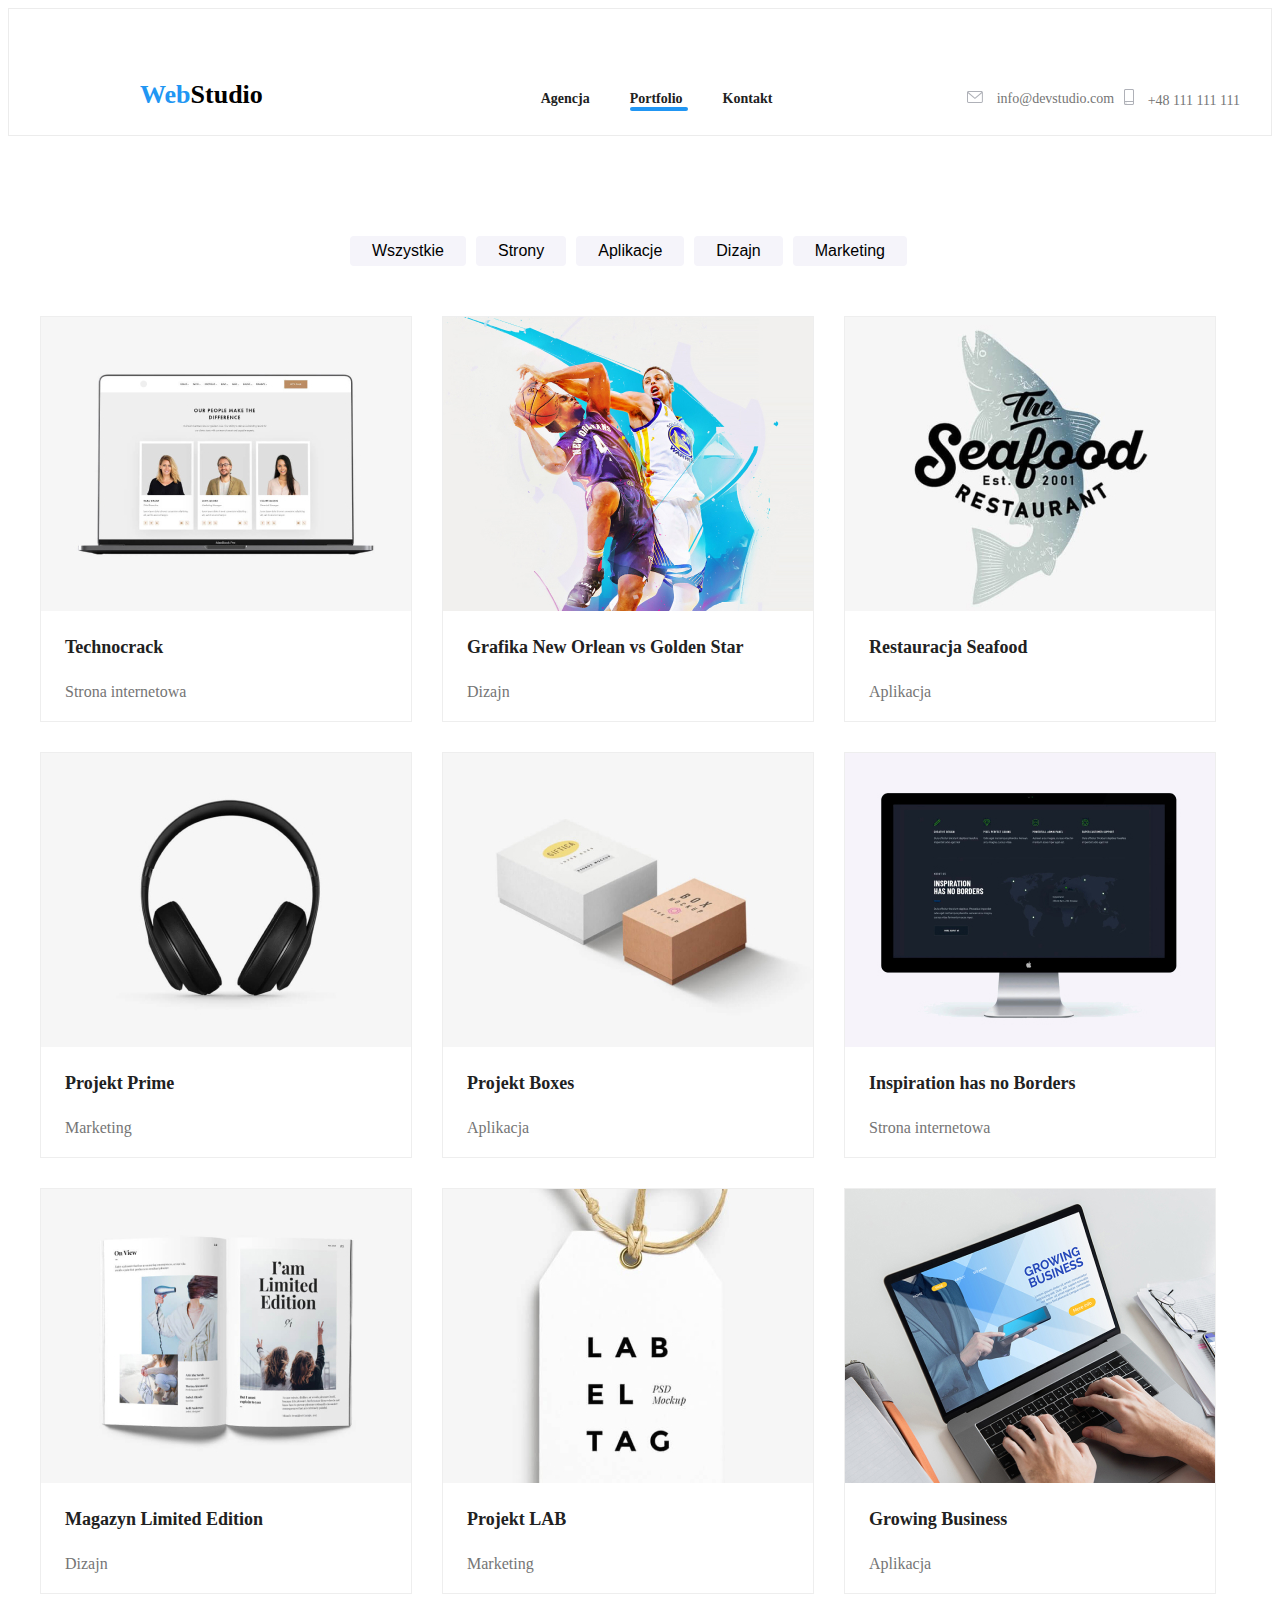
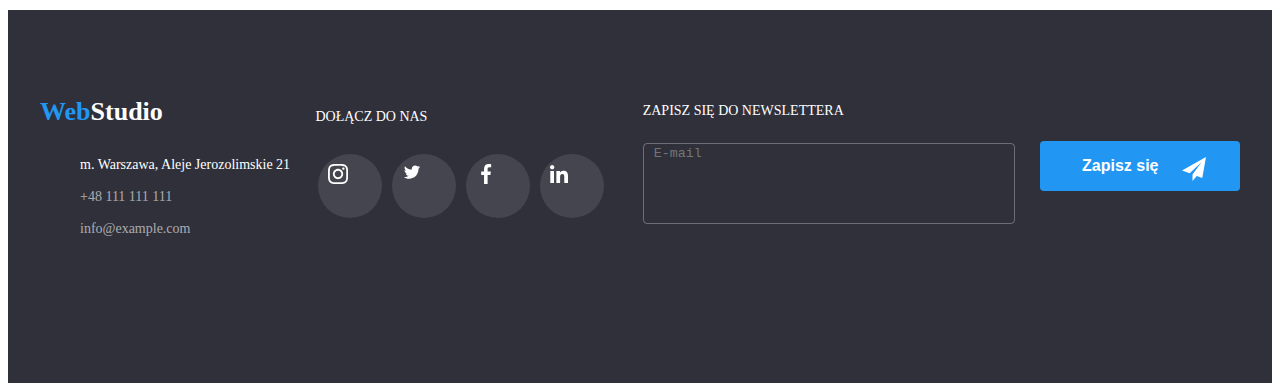
<file: portfolio.html>
<!DOCTYPE html>
<html lang="en">
  <head>
    <meta charset="UTF-8" />
    <meta http-equiv="X-UA-Compatible" content="IE=edge" />
    <meta name="viewport" content="width=device-width, initial-scale=1.0" />
    <title>Zajęcia2</title>

    <link rel="preconnect" href="https://fonts.googleapis.com" />
    <link rel="preconnect" href="https://fonts.gstatic.com" crossorigin />
    <link
      href="https://fonts.googleapis.com/css2?family=Raleway:wght@700&family=Roboto:wght@400;500;700;900&display=swap"
      rel="stylesheet"
    />
    <link
      rel="stylesheet"
      href="https://cdnjs.cloudflare.com/ajax/libs/modern-normalize/1.1.0/modern-normalize.min.css"
      integrity="sha512-wpPYUAdjBVSE4KJnH1VR1HeZfpl1ub8YT/NKx4PuQ5NmX2tKuGu6U/JRp5y+Y8XG2tV+wKQpNHVUX03MfMFn9Q=="
      crossorigin="anonymous"
      referrerpolicy="no-referrer"
    />
    <link rel="stylesheet" href="css/main.min.css" />
  </head>
  <body>
    <header class="header_border">
      <div class="container header">
        <a href="index.html" class="logo"
          ><span class="logo_text_blue">Web</span>Studio</a
        >
        <nav>
          <ul class="navigation">
            <li>
              <a href="index.html" class="navigation_link">Agencja</a>
            </li>
            <li class="navigation-list_item">
              <a href="./portfolio.html" class="navigation_link"
                ><span class="color-blue">Portfolio </span></a
              >
            </li>
            <li>
              <a href="index.html" class="navigation_link">Kontakt</a>
            </li>
          </ul>
        </nav>
        <ul class="contact">
          <li class="contact_list">
            <a href="info@devstudio.com" class="contact_link">
              <svg class="contact_icon" width="16" height="12">
                <use href="./images/icons.svg#icon-envelope"></use>
              </svg>
              info@devstudio.com</a
            >
          </li>
          <li class="contact_list">
            <a href="tel:+48111111111" class="contact_link">
              <svg class="contact_icon" width="10" height="16">
                <use href="./images/icons.svg#icon-smartphone"></use>
              </svg>
              +48 111 111 111</a
            >
          </li>
        </ul>
      </div>
    </header>
    <main>
      <div class="container">
        <ul class="button">
          <li class="button_size">
            <button type="button" class="button_description">Wszystkie</button>
          </li>
          <li class="button_size">
            <button type="button" class="button_description">Strony</button>
          </li>
          <li class="button_size">
            <button type="button" class="button_description">Aplikacje</button>
          </li>
          <li class="button_size">
            <button type="button" class="button_description">Dizajn</button>
          </li>
          <li class="button_size">
            <button type="button" class="button_description">Marketing</button>
          </li>
        </ul>
      </div>
      <div class="container">
        <section>
          <ul class="picture">
            <li class="picture_border">
              <div class="picture_box">
                <div class="overlay">
                  <p>
                    Technocrack jest popularną platformą wykorzystywaną do
                    rozpowszechniania koronawirusa. Firmy wykorzystują tę
                    platformę do celów szpiegowskich i ataków na
                    niezabezpieczone serwery konkurencji
                  </p>
                </div>
                <img
                  src="./images/photo-1.jpg"
                  alt="computer"
                  width="370"
                  height="294"
                />
              </div>
              <h3 class="picture_header">Technocrack</h3>
              <p class="picture_text">Strona internetowa</p>
            </li>

            <li class="picture_border">
              <div class="picture_box">
                <div class="overlay">
                  <p>
                    Technocrack jest popularną platformą wykorzystywaną do
                    rozpowszechniania koronawirusa. Firmy wykorzystują tę
                    platformę do celów szpiegowskich i ataków na
                    niezabezpieczone serwery konkurencji
                  </p>
                </div>
                <img
                  src="./images/photo-2.jpg"
                  alt="Two men's play on basketball"
                  width="370"
                  height="294"
                />
              </div>
              <h3 class="picture_header">Grafika New Orlean vs Golden Star</h3>
              <p class="picture_text">Dizajn</p>
            </li>

            <li class="picture_border">
              <div class="picture_box">
                <div class="overlay">
                  <p>
                    Technocrack jest popularną platformą wykorzystywaną do
                    rozpowszechniania koronawirusa. Firmy wykorzystują tę
                    platformę do celów szpiegowskich i ataków na
                    niezabezpieczone serwery konkurencji
                  </p>
                </div>
                <img
                  src="./images/photo-3.jpg"
                  alt="restaurant"
                  width="370"
                  height="294"
                />
              </div>

              <h3 class="picture_header">Restauracja Seafood</h3>
              <p class="picture_text">Aplikacja</p>
            </li>
            <li class="picture_border">
              <div class="picture_box">
                <div class="overlay">
                  <p>
                    Technocrack jest popularną platformą wykorzystywaną do
                    rozpowszechniania koronawirusa. Firmy wykorzystują tę
                    platformę do celów szpiegowskich i ataków na
                    niezabezpieczone serwery konkurencji
                  </p>
                </div>
                <img
                  src="./images/photo-4.jpg"
                  alt="headphones"
                  width="370"
                  height="294"
                />
              </div>
              <h3 class="picture_header">Projekt Prime</h3>
              <p class="picture_text">Marketing</p>
            </li>
            <li class="picture_border">
              <div class="picture_box">
                <div class="overlay">
                  <p>
                    Technocrack jest popularną platformą wykorzystywaną do
                    rozpowszechniania koronawirusa. Firmy wykorzystują tę
                    platformę do celów szpiegowskich i ataków na
                    niezabezpieczone serwery konkurencji
                  </p>
                </div>
                <img
                  src="./images/photo-5.jpg"
                  alt="two boxes"
                  width="370"
                  height="294"
                />
              </div>
              <h3 class="picture_header">Projekt Boxes</h3>
              <p class="picture_text">Aplikacja</p>
            </li>
            <li class="picture_border">
              <div class="picture_box">
                <div class="overlay">
                  <p>
                    Technocrack jest popularną platformą wykorzystywaną do
                    rozpowszechniania koronawirusa. Firmy wykorzystują tę
                    platformę do celów szpiegowskich i ataków na
                    niezabezpieczone serwery konkurencji
                  </p>
                </div>
                <img
                  src="./images/photo-6.jpg"
                  alt="monitor"
                  width="370"
                  height="294"
                />
              </div>
              <h3 class="picture_header">Inspiration has no Borders</h3>
              <p class="picture_text">Strona internetowa</p>
            </li>
            <li class="picture_border">
              <div class="picture_box">
                <div class="overlay">
                  <p>
                    Technocrack jest popularną platformą wykorzystywaną do
                    rozpowszechniania koronawirusa. Firmy wykorzystują tę
                    platformę do celów szpiegowskich i ataków na
                    niezabezpieczone serwery konkurencji
                  </p>
                </div>
                <img
                  src="./images/photo-7.jpg"
                  alt="open book"
                  width="370"
                  height="294"
                />
              </div>
              <h3 class="picture_header">Magazyn Limited Edition</h3>
              <p class="picture_text">Dizajn</p>
            </li>
            <li class="picture_border">
              <div class="picture_box">
                <div class="overlay">
                  <p>
                    Technocrack jest popularną platformą wykorzystywaną do
                    rozpowszechniania koronawirusa. Firmy wykorzystują tę
                    platformę do celów szpiegowskich i ataków na
                    niezabezpieczone serwery konkurencji
                  </p>
                </div>
                <img
                  src="./images/photo-8.jpg"
                  alt="poster"
                  width="370"
                  height="294"
                />
              </div>
              <h3 class="picture_header">Projekt LAB</h3>
              <p class="picture_text">Marketing</p>
            </li>
            <li class="picture_border">
              <div class="picture_box">
                <div class="overlay">
                  <p>
                    Technocrack jest popularną platformą wykorzystywaną do
                    rozpowszechniania koronawirusa. Firmy wykorzystują tę
                    platformę do celów szpiegowskich i ataków na
                    niezabezpieczone serwery konkurencji
                  </p>
                </div>
                <img
                  src="./images/photo-9.jpg"
                  alt="write on keyboard"
                  width="370"
                  height="294"
                />
              </div>
              <h3 class="picture_header">Growing Business</h3>
              <p class="picture_text">Aplikacja</p>
            </li>
          </ul>
        </section>
      </div>
    </main>
    <footer>
      <div class="container">
        <div class="footer_box">
          <div class="footer_date">
            <p class="footer_logo">
              <span class="logo_text_blue">Web</span>Studio
            </p>
            <address>
              <ul class="footer_contact">
                <li class="footer_adres">
                  <span class="footer_text_white"
                    >m. Warszawa, Aleje Jerozolimskie 21</span
                  >
                </li>
                <li class="footer_adres">
                  <a href="tel:+48111111111" class="footer_link"
                    >+48 111 111 111</a
                  >
                </li>
                <li class="footer_adres">
                  <a href="mailto:info@example.com" class="footer_link"
                    >info@example.com</a
                  >
                </li>
              </ul>
            </address>
          </div>
          <div class="footer_icons">
            <p class="footer_text">DOŁĄCZ DO NAS</p>
            <ul class="footer_item">
              <li class="footer_list">
                <svg class="footer_icon" width="20" height="20">
                  <use href="./images/icons.svg#icon-instagram-2"></use>
                </svg>
              </li>
              <li class="footer_list">
                <svg class="footer_icon" width="20" height="16.25">
                  <use href="./images/icons.svg#icon-twitter-1"></use>
                </svg>
              </li>
              <li class="footer_list">
                <svg class="footer_icon" width="20" height="20">
                  <use href="./images/icons.svg#icon-facebook-1"></use>
                </svg>
              </li>
              <li class="footer_list">
                <svg class="footer_icon" width="18" height="20">
                  <use href="./images/icons.svg#icon-linkedin-1"></use>
                </svg>
              </li>
            </ul>
          </div>
          <div class="footer_newsletter">
            <p class="footer_text">ZAPISZ SIĘ DO NEWSLETTERA</p>
            <textarea
              class="footer_input"
              name="newsletter"
              rows="5"
              placeholder="E-mail"
            ></textarea>
          </div>
          <div class="footer_button">
            <label>
              <button class="button_submit" type="submit">
                Zapisz się
                <svg
                  class="button_icon"
                  width="24"
                  height="24"
                  viewBox="0 0 32 32"
                >
                  <use href="./images/icons.svg#icon-icon-send" />
                </svg>
              </button>
            </label>
          </div>
        </div>
      </div>
    </footer>
  </body>
</html>
</file>
<file: css/main.min.css>
.header{display:-webkit-box;display:-ms-flexbox;display:flex;-webkit-box-align:center;-ms-flex-align:center;align-items:center;margin-top:24px;-webkit-box-pack:justify;-ms-flex-pack:justify;justify-content:space-between}.header_border{border:1px solid #ececec;margin-bottom:100px}.logo{font-size:26px;font-weight:700;line-height:1.19;color:#000;text-decoration:none}.logo_text_blue{color:#2196f3}.navigation{display:none;list-style-type:none}.navigation_link{font-size:14px;font-weight:700;line-height:1.14;text-decoration:none;color:#212121;margin-left:40px;margin-top:8px;-webkit-transition-property:color;transition-property:color;-webkit-transition-duration:250ms;transition-duration:250ms;-webkit-transition-timing-function:cubic-bezier(0.4, 0, 0.2, 1);transition-timing-function:cubic-bezier(0.4, 0, 0.2, 1)}.navigation_link:hover,.navigation_link:focus{color:#2196f3}.navigation-list_item::after{display:block;position:absolute;content:"";background-color:#2196f3;height:4px;width:58px;border-radius:2px;margin-left:40px}.contact{display:none;text-align:center;-webkit-box-align:center;-ms-flex-align:center;align-items:center}.contact_list{list-style:none;-webkit-transition-property:color;transition-property:color;-webkit-transition-duration:250ms;transition-duration:250ms;-webkit-transition-timing-function:cubic-bezier(0.4, 0, 0.2, 1);transition-timing-function:cubic-bezier(0.4, 0, 0.2, 1)}.contact_list:hover{color:#2196f3;-webkit-transition:250ms;transition:250ms}.contact_link{color:#757575;text-decoration:none;font-weight:500;font-size:14px;line-height:16px;-webkit-transition-property:color;transition-property:color;-webkit-transition-duration:250ms;transition-duration:250ms;-webkit-transition-timing-function:cubic-bezier(0.4, 0, 0.2, 1);transition-timing-function:cubic-bezier(0.4, 0, 0.2, 1)}.contact_link:hover{color:#2196f3}.contact_icon{fill:#afb1b8;margin-right:10px;-webkit-transition-property:fill;transition-property:fill}.contact_link:hover .contact_icon{fill:#2196f3;-webkit-transition:250ms;transition:250ms}@media(min-width: 768px){.navigation{display:-webkit-box;display:-ms-flexbox;display:flex}.contact{display:-webkit-box;display:-ms-flexbox;display:flex;-webkit-box-orient:vertical;-webkit-box-direction:normal;-ms-flex-direction:column;flex-direction:column;-webkit-box-align:start;-ms-flex-align:start;align-items:flex-start;margin-left:70px;margin-top:45px}.contact_list{padding-bottom:10px}}@media(min-width: 1200px){.navigation{display:-webkit-box;display:-ms-flexbox;display:flex;-webkit-box-orient:horizontal;-webkit-box-direction:normal;-ms-flex-direction:row;flex-direction:row;margin-left:93px}.contact{display:-webkit-box;display:-ms-flexbox;display:flex;-webkit-box-orient:horizontal;-webkit-box-direction:normal;-ms-flex-direction:row;flex-direction:row;margin-left:40px}.contact_list{padding-left:10px;margin-top:35px}.logo{padding-left:100px}.header{display:-webkit-box;display:-ms-flexbox;display:flex;-webkit-box-align:baseline;-ms-flex-align:baseline;align-items:baseline}.navigation_link{display:-webkit-box;display:-ms-flexbox;display:flex}}.main_section{background-image:-webkit-gradient(linear, left top, left bottom, from(rgba(47, 48, 58, 0.4)), to(rgba(47, 48, 58, 0.4))),url(../images/header-1.jpg);background-image:linear-gradient(rgba(47, 48, 58, 0.4), rgba(47, 48, 58, 0.4)),url(../images/header-1.jpg);width:100%;height:400px;background-repeat:no-repeat;margin-bottom:60px;display:-webkit-box;display:-ms-flexbox;display:flex;-webkit-box-orient:vertical;-webkit-box-direction:normal;-ms-flex-direction:column;flex-direction:column;-ms-flex-wrap:wrap;flex-wrap:wrap;-webkit-box-align:center;-ms-flex-align:center;align-items:center}@media screen and (max-width: 767px)and (min-device-pixel-ratio: 2),screen and (max-width: 767px)and (-webkit-min-device-pixel-ratio: 2),screen and (max-width: 767px)and (min-resolution: 192dpi),screen and (max-width: 767px)and (min-resolution: 2dppx){.main_section{background-image:url(../images/header@2x.jpg);background-size:cover}}.main_section_title{font-size:26px;font-weight:900;line-height:1.16;color:#fff;text-align:center;padding:118px 58px 30px 57px}.main_section_button{background:#2196f3;-webkit-box-shadow:0px 4px 4px rgba(0,0,0,.15);box-shadow:0px 4px 4px rgba(0,0,0,.15);border-radius:4px;border:#2196f3;color:#fff;cursor:pointer;font-size:16px;font-family:"Roboto";width:200px;height:50px;padding:10px 41px}@media(min-width: 768px){.main_section{background-image:-webkit-gradient(linear, left top, left bottom, from(rgba(47, 48, 58, 0.4)), to(rgba(47, 48, 58, 0.4))),url(../images/header-tablet-800x400.jpg);background-image:linear-gradient(rgba(47, 48, 58, 0.4), rgba(47, 48, 58, 0.4)),url(../images/header-tablet-800x400.jpg);width:100%;height:400px}.main_section_title{text-align:center}}@media screen and (max-width: 1200px){.main_section{background-image:-webkit-gradient(linear, left top, left bottom, from(rgba(47, 48, 58, 0.4)), to(rgba(47, 48, 58, 0.4))),url(../images/header-desktop-1600x800@2x.jpg);background-image:linear-gradient(rgba(47, 48, 58, 0.4), rgba(47, 48, 58, 0.4)),url(../images/header-desktop-1600x800@2x.jpg);height:800px;margin-bottom:94px;width:100%}.main_section_title{font-size:44px;padding-top:200px}}.future-icon{-webkit-transition-property:fill;transition-property:fill}.future-icon_item{display:-webkit-box;display:-ms-flexbox;display:flex;-webkit-box-orient:vertical;-webkit-box-direction:normal;-ms-flex-direction:column;flex-direction:column;-ms-flex-wrap:wrap;flex-wrap:wrap;margin:0;padding:0}.future-icon_item>li{list-style-type:none;padding-bottom:30px}.future-icon_svg{background-color:#f5f4fa;width:450px}.future-icon_header{font-weight:700;font-size:14px;line-height:1.14;color:#212121;text-align:center}.future-icon_text{font-weight:400;font-size:14px;line-height:24px;color:#757575}@media(min-width: 768px){.future-icon_item{display:-webkit-box;display:-ms-flexbox;display:flex;-ms-flex-wrap:wrap;flex-wrap:wrap;-webkit-box-orient:horizontal;-webkit-box-direction:normal;-ms-flex-direction:row;flex-direction:row;gap:30px}.future-icon_item li{width:calc((100% - 30px)/2)}.future-icon_header{text-align:left}.future-icon_text{text-align:left}.future-icon_svg{width:354px}}@media(min-width: 1200px){.future-icon_item{-ms-flex-wrap:nowrap;flex-wrap:nowrap}.future-icon_svg{width:270px}}.work{display:none}.work_title{font-size:36px;line-height:1.16;text-align:center}.work_photo{list-style:none;display:-webkit-box;display:-ms-flexbox;display:flex;-webkit-box-pack:center;-ms-flex-pack:center;justify-content:center}.work_description{padding:20px}.work_box{position:absolute;width:370px;height:70px;background-color:#2f303a;opacity:.8;margin-top:224px}.work_box p{color:#fff;font-weight:700;font-size:14px;text-align:center;padding-top:10px}@media screen and (min-width: 1200px){.work{display:block;padding-bottom:94px}}.team{background-color:#f5f4fa;display:-webkit-box;display:-ms-flexbox;display:flex;-webkit-box-orient:vertical;-webkit-box-direction:normal;-ms-flex-direction:wrap;flex-direction:wrap;-webkit-box-pack:end;-ms-flex-pack:end;justify-content:flex-end;margin-bottom:60px;width:100%}.team_title{font-size:36px;line-height:1.16;text-align:center;padding-top:60px}.team_list{display:-webkit-box;display:-ms-flexbox;display:flex;-ms-flex-wrap:wrap;flex-wrap:wrap;-webkit-box-orient:horizontal;-webkit-box-direction:normal;-ms-flex-direction:row;flex-direction:row;-webkit-box-align:stretch;-ms-flex-align:stretch;align-items:stretch;list-style:none;gap:30px;padding:0;margin:0}.team_people{border-radius:0px 0px 4px 4px;-webkit-box-shadow:0px 1px 3px rgba(0,0,0,.12),0px 1px 1px rgba(0,0,0,.14),0px 2px 1px rgba(0,0,0,.2);box-shadow:0px 1px 3px rgba(0,0,0,.12),0px 1px 1px rgba(0,0,0,.14),0px 2px 1px rgba(0,0,0,.2);border-radius:0px 0px 4px 4px;width:450px;height:622px;background-color:#fff;margin-bottom:30px;-webkit-box-align:center;-ms-flex-align:center;align-items:center;margin-bottom:30px}.team_people h3{color:#212121;font-size:16px;line-height:1.18;text-align:center}.team_people p{color:#757575;font-size:16px;line-height:1.18;text-align:center}.our{display:-webkit-box;display:-ms-flexbox;display:flex;list-style-type:none;-webkit-box-pack:center;-ms-flex-pack:center;justify-content:center}.our-team{width:44px;height:44px;border-radius:50%;background-color:#fff;-webkit-transition-property:background-color,fill;transition-property:background-color,fill;-webkit-transition-duration:250ms;transition-duration:250ms;-webkit-transition-timing-function:cubic-bezier(0.4, 0, 0.2, 1);transition-timing-function:cubic-bezier(0.4, 0, 0.2, 1)}.our-team:hover{background-color:#2196f3;cursor:pointer}.our-team_icon{fill:#afb1b8;width:30px;height:30px;margin-top:5px;padding:5px;-webkit-transition-property:fill;transition-property:fill;-webkit-transition-duration:250ms;transition-duration:250ms;-webkit-transition-timing-function:cubic-bezier(0.4, 0, 0.2, 1);transition-timing-function:cubic-bezier(0.4, 0, 0.2, 1)}.our-team_icon:hover{fill:#fff}@media screen and (min-width: 768px)and (max-width: 1200px){.team{display:-webkit-box;display:-ms-flexbox;display:flex;-ms-flex-wrap:wrap;flex-wrap:wrap;width:768px}.team_list{display:-webkit-box;display:-ms-flexbox;display:flex;-ms-flex-wrap:wrap;flex-wrap:wrap;-webkit-box-orient:horizontal;-webkit-box-direction:normal;-ms-flex-direction:row;flex-direction:row;-webkit-box-pack:start;-ms-flex-pack:start;justify-content:flex-start}.team_people{width:354px;height:536px}}@media(min-width: 1200px){.team_list{display:-webkit-box;display:-ms-flexbox;display:flex;-ms-flex-wrap:nowrap;flex-wrap:nowrap;-webkit-box-pack:center;-ms-flex-pack:center;justify-content:center;gap:30px;margin-bottom:64px;margin:0 auto}.team_people{height:428px;width:270px}.team_title{margin-bottom:20px}.team{width:100%}}.customer{display:-webkit-box;display:-ms-flexbox;display:flex;-ms-flex-wrap:wrap;flex-wrap:wrap;gap:30px;text-align:center;margin-bottom:60px}.customer_text{font-weight:700;font-size:36px;line-height:42px;color:#212121;text-align:center;width:100%}.customer_icon{width:calc((100% - 30px)/2);border:1px solid #afb1b8;fill:#afb1b8;border-radius:4px;-webkit-transition-property:border,fill;transition-property:border,fill;-webkit-transition-duration:250ms;transition-duration:250ms;-webkit-transition-timing-function:cubic-bezier(0.4, 0, 0.2, 1);transition-timing-function:cubic-bezier(0.4, 0, 0.2, 1)}.customer_icon:hover{fill:#2196f3;border:1px solid #2196f3;cursor:pointer}@media(min-width: 768px){.customer_icon{width:calc((100% - 60px)/3)}}@media(min-width: 1200px){.customer_icon{width:calc((100% - 150px)/6)}}footer{background-color:#2f303a;width:100%;padding-bottom:60px}.footer_box{display:-webkit-box;display:-ms-flexbox;display:flex;-ms-flex-wrap:wrap;flex-wrap:wrap;-webkit-box-align:center;-ms-flex-align:center;align-items:center;-ms-flex-pack:distribute;justify-content:space-around;padding-bottom:60px;padding-top:60px}.footer_icons{-webkit-box-align:center;-ms-flex-align:center;align-items:center}.footer_text{color:#fff;font-size:14px;line-height:16px;padding-bottom:10px;text-align:center}.footer_text_white{color:#fff}.footer_logo{font-weight:700;font-size:26px;line-height:31px;color:#fff;text-align:center}.footer_contact{font-size:14px;font-style:normal;line-height:1.71;color:#757575;list-style-type:none;text-align:center}.footer_adres{padding-bottom:8px}.footer_link{color:rgba(255,255,255,.6);text-decoration:none}.footer_list{list-style-type:none;width:44px;height:44px;background-color:rgba(255,255,255,.1019607843);border-radius:50%;margin-right:10px;padding:10px;cursor:pointer;-webkit-transition-property:background-color;transition-property:background-color;-webkit-transition-duration:250ms;transition-duration:250ms;-webkit-transition-timing-function:cubic-bezier(0.4, 0, 0.2, 1);transition-timing-function:cubic-bezier(0.4, 0, 0.2, 1)}.footer_list:focus,.footer_list:hover{background:#2196f3}.footer_item{fill:#fff;display:-webkit-box;display:-ms-flexbox;display:flex;padding:3px}.footer_icon{fill:#fff}.footer_input{background-color:rgba(0,0,0,0);border:1px solid rgba(255,255,255,.3019607843);border-radius:4px;width:450px;padding-left:10px;margin-bottom:20px}.button_submit{text-align:justify;padding-left:42px;width:200px;height:50px;font-size:16px;font-weight:700;color:#fff;background-color:#2196f3;border-radius:4px;border:#2196f3;cursor:pointer}.button_icon{position:absolute;fill:#fff;margin-left:24px}.footer_three p{color:#fff;font-size:14px;padding-bottom:20px}@media screen and (min-width: 768px)and (max-width: 1200px){.footer_box{-webkit-box-pack:space-evenly;-ms-flex-pack:space-evenly;justify-content:space-evenly;-webkit-box-orient:horizontal;-webkit-box-direction:normal;-ms-flex-direction:row;flex-direction:row;-ms-flex-wrap:wrap;flex-wrap:wrap;text-align:center}.footer_newsletter{text-align:center;margin-left:80px}.footer_text{margin-top:-10px}.button_submit{margin-left:15px}.footer_logo{padding-left:40px}}@media screen and (min-width: 1200px){.footer_box{display:-webkit-box;display:-ms-flexbox;display:flex;-webkit-box-pack:justify;-ms-flex-pack:justify;justify-content:space-between;text-align:left;width:1200px}.footer_text{text-align:left}.footer_input{display:-webkit-box;display:-ms-flexbox;display:flex;width:358px}.footer_logo{text-align:left}.footer_contact{text-align:left}}.backdrop{position:fixed;left:0;top:0;width:100%;height:100%;background-color:rgba(0,0,0,.1);opacity:1;visibility:visible;-webkit-transition-property:opacity,visibility,-webkit-transform;transition-property:opacity,visibility,-webkit-transform;transition-property:opacity,visibility,transform;transition-property:opacity,visibility,transform,-webkit-transform;-webkit-transition-timing-function:cubic-bezier(0.4, 0, 0.2, 1);transition-timing-function:cubic-bezier(0.4, 0, 0.2, 1);-webkit-transition-duration:250ms;transition-duration:250ms}@media screen and (min-width: 768px){.modal{width:450px}}@media screen and (min-width: 1200px){.modal{width:528px}}.modal{position:absolute;display:-webkit-box;display:-ms-flexbox;display:flex;-webkit-box-orient:vertical;-webkit-box-direction:normal;-ms-flex-direction:column;flex-direction:column;-ms-flex-wrap:wrap;flex-wrap:wrap;-webkit-box-align:center;-ms-flex-align:center;align-items:center;top:50%;left:50%;-webkit-transform:translate(-50%, -50%);transform:translate(-50%, -50%);width:450px;height:609px;background-color:#fff}.close_svg:hover,.close_svg:focus{fill:#2196f3}.close_btn{position:absolute;top:8px;right:8px;width:30px;height:30px;right:8px;top:8px;border-radius:50%;padding:6px;cursor:pointer;border:1px solid rgba(0,0,0,.1);background-color:#fff;-webkit-transition:250ms cubic-bezier(0.4, 0, 0.2, 1);transition:250ms cubic-bezier(0.4, 0, 0.2, 1)}.close_btn:hover{border-color:#2196f3}.is-hidden{visibility:hidden;opacity:0;pointer-events:none}label{-webkit-box-orient:vertical;-webkit-box-direction:normal;-ms-flex-direction:column;flex-direction:column}input{width:370px;height:40px}.form_date{font-size:20px;font-weight:700;color:#212121;text-align:center;padding-top:20px}.input{display:inline-block}.input_text{padding-top:12px;margin-left:40px;font-size:12px;color:#757575;position:absolute}.input_icon{display:inline-block;position:absolute;margin-left:-135px;margin-top:40px;width:18px;height:18px}.input_border{border:1px solid rgba(33,33,33,.2);border-radius:4px;margin-left:40px;padding:.5em 2em .5em 2em;margin-top:28px;-webkit-transition:border-color .2s ease-in-out;transition:border-color .2s ease-in-out;-webkit-transition:250ms cubic-bezier(0.4, 0, 0.2, 1);transition:250ms cubic-bezier(0.4, 0, 0.2, 1)}.input_border:focus{border-color:#2196f3;outline:none;cursor:pointer}.input_border:focus+.input_icon{fill:#2196f3}.input_form{font-size:12px;border:1px solid rgba(33,33,33,.2);border-radius:4px;margin-left:40px;padding:.5em 2em .5em 2em;margin-top:28px;height:120px;width:370px;-webkit-transition:250ms cubic-bezier(0.4, 0, 0.2, 1);transition:250ms cubic-bezier(0.4, 0, 0.2, 1)}.input_form:hover{border-color:#2196f3;outline:none}.input_form::-webkit-input-placeholder-shown{color:rgba(117,117,117,.5019607843)}.input_form::-moz-placeholder-shown{color:rgba(117,117,117,.5019607843)}.input_form:-ms-input-placeholder-shown{color:rgba(117,117,117,.5019607843)}.input_form::-ms-input-placeholder-shown{color:rgba(117,117,117,.5019607843)}.input_form::placeholder-shown{color:rgba(117,117,117,.5019607843)}textarea{resize:none}.button_send{width:200px;height:50px;font-size:16px;font-weight:700;color:#fff;background-color:#2196f3;text-align:center;border-radius:4px;border:#2196f3;margin-top:30px;-webkit-box-align:center;-ms-flex-align:center;align-items:center;-webkit-box-shadow:0px 4px 4px rgba(0,0,0,.15);box-shadow:0px 4px 4px rgba(0,0,0,.15);cursor:pointer}.statement_regulation{margin-top:20px;text-align:center;display:block}input[type=checkbox]{display:none}input[type=checkbox]+label{position:relative;font-size:14px;color:#757575;padding-left:23px}input[type=checkbox]+label a{color:#2196f3}input[type=checkbox]+label::before{content:"";background:url("data:image/svg+xml;charset=utf8,%3Csvg xmlns='http://www.w3.org/2000/svg' width='16' height='15' fill='none'%3E%3Cpath fill='%23212121' d='M14.222 1.667v11.666H1.778V1.667h12.444Zm0-1.667H1.778C.8 0 0 .75 0 1.667v11.666C0 14.25.8 15 1.778 15h12.444C15.2 15 16 14.25 16 13.333V1.667C16 .75 15.2 0 14.222 0Z'/%3E%3C/svg%3E") no-repeat;width:16px;height:15px;margin-right:8px;top:2px;left:2px;display:block;position:absolute;cursor:pointer;-webkit-transition-property:background-image;transition-property:background-image;-webkit-transition:250ms cubic-bezier(0.4, 0, 0.2, 1);transition:250ms cubic-bezier(0.4, 0, 0.2, 1)}input[type=checkbox]:checked+label::before{background:url("data:image/svg+xml;charset=utf8,%3Csvg width='16' height='15' viewBox='0 0 16 15' fill='none' xmlns='http://www.w3.org/2000/svg'%3E%3Crect width='16' height='15' rx='2' fill='%232196F3'/%3E%3Cpath d='M3.95703 7.75166L3.88825 7.68604L3.81923 7.75141L2.93123 8.59258L2.85486 8.66492L2.93097 8.73753L6.42671 12.0724L6.49574 12.1382L6.56476 12.0724L14.069 4.91352L14.1449 4.84116L14.069 4.76881L13.1873 3.92764L13.1183 3.86183L13.0493 3.92761L6.49577 10.1735L3.95703 7.75166Z' fill='white' stroke='white' stroke-width='0.2'/%3E%3C/svg%3E") no-repeat}.button{display:-webkit-box;display:-ms-flexbox;display:flex;list-style:none;margin-left:270px}.button_size{margin-right:10px}.button_description{background:#f5f4fa;font-weight:500;font-size:16px;border-radius:4px;padding:6px 22px 6px 22px;border:solid 0px gray;-webkit-transition-property:color,background-color,-webkit-box-shadow;transition-property:color,background-color,-webkit-box-shadow;transition-property:color,background-color,box-shadow;transition-property:color,background-color,box-shadow,-webkit-box-shadow;-webkit-transition-duration:250ms;transition-duration:250ms;-webkit-transition-timing-function:cubic-bezier(0.4, 0, 0.2, 1);transition-timing-function:cubic-bezier(0.4, 0, 0.2, 1)}.button_description:hover,.button_description:focus{cursor:pointer;background-color:#2196f3;color:#fff;-webkit-box-shadow:0px 3px 1px rgba(0,0,0,.1),0px 1px 2px rgba(0,0,0,.08),0px 2px 2px rgba(0,0,0,.12);box-shadow:0px 3px 1px rgba(0,0,0,.1),0px 1px 2px rgba(0,0,0,.08),0px 2px 2px rgba(0,0,0,.12)}.picture{display:-webkit-box;display:-ms-flexbox;display:flex;-ms-flex-wrap:wrap;flex-wrap:wrap;gap:30px;padding:0;list-style:none;margin-top:50px}.picture_border{border:1px solid #eee;height:404px;cursor:pointer;-webkit-transition-property:-webkit-box-shadow;transition-property:-webkit-box-shadow;transition-property:box-shadow;transition-property:box-shadow, -webkit-box-shadow;-webkit-transition-duration:250ms;transition-duration:250ms;-webkit-transition-timing-function:cubic-bezier(0.4, 0, 0.2, 1);transition-timing-function:cubic-bezier(0.4, 0, 0.2, 1)}.picture_border:hover{-webkit-box-shadow:0px 4px 13px 2px rgba(0,0,0,.3);box-shadow:0px 4px 13px 2px rgba(0,0,0,.3)}.picture_header{color:#212121;padding-left:24px;font-size:18px;line-height:2}.picture_text{padding-left:24px;color:#757575;font-size:16px;line-height:1,87}.picture_box:hover .overlay,.picture_border:hover .overlay{-webkit-transform:translatex(0);transform:translatex(0)}.picture_box{position:relative;width:370px;height:294px;overflow:hidden}.overlay{position:absolute;top:0;left:0;width:100%;height:100%;background-color:#2196f3;-webkit-transform:translatey(100%);transform:translatey(100%);-webkit-transition:-webkit-transform 250ms;transition:-webkit-transform 250ms;transition:transform 250ms;transition:transform 250ms, -webkit-transform 250ms}.overlay>p{color:#fff;font-size:18px;line-height:28px;padding:49px 45px 49px 24px}.container-mobile{display:-webkit-box;display:-ms-flexbox;display:flex;-webkit-box-orient:vertical;-webkit-box-direction:normal;-ms-flex-direction:column;flex-direction:column}@media screen and (min-width: 1200px){.container-mobile{display:none}}@media screen and (min-width: 768px){.container-mobile{display:none}}.menu-container{position:fixed;display:-webkit-box;display:-ms-flexbox;display:flex;-webkit-box-orient:vertical;-webkit-box-direction:normal;-ms-flex-direction:column;flex-direction:column;-webkit-box-pack:justify;-ms-flex-pack:justify;justify-content:space-between;top:0;left:0;width:100vw;height:100vh;padding:10px 15px 48px 40px;background-color:#fff;-webkit-transition:-webkit-transform 250ms ease-in-out;transition:-webkit-transform 250ms ease-in-out;transition:transform 250ms ease-in-out;transition:transform 250ms ease-in-out, -webkit-transform 250ms ease-in-out;-webkit-transform:translateX(100%);transform:translateX(100%);font-weight:500;z-index:4}.menu-container.is-open{-webkit-transform:translateX(0);transform:translateX(0)}.js-open-menu{background-color:#fff;border:none;-ms-flex-item-align:end;align-self:flex-end}.js-open-menu:hover{color:#2196f3}@media(min-width: 768px){.js-open-menu{display:none}}.list__navbar--mobile{display:-webkit-box;display:-ms-flexbox;display:flex;-webkit-box-orient:vertical;-webkit-box-direction:normal;-ms-flex-direction:column;flex-direction:column;padding-left:0;margin-bottom:302px}.list__navbar--mobile>li{padding-bottom:32px}.contact-mobile_phone{font-size:34px;color:#2196f3}.contact-mobile_mail{display:inline-block;font-size:24px;margin-bottom:64px;margin-top:32px;color:#757575}li{list-style-type:none}a{text-decoration:none}.nav_link{font-size:40px;color:#212121}.nav_link:hover{color:#2196f3}.menu-container__link{text-decoration:none;font-size:18px;color:#2196f3;padding-right:10px;padding-left:10px;border-left:1px solid rgba(33,33,33,.2)}.menu-container__link--no-border{border:none;padding-left:0px}.js-close-menu{-ms-flex-item-align:end;align-self:flex-end;background-color:#fff;border:none;height:40px;padding:0;pointer-events:initial;width:40px}.js-close-menu:hover,.js-close-menu:focus{fill:#2196f3;cursor:pointer;-webkit-transition:fill 250ms cubic-bezier(0.4, 0, 0.2, 1);transition:fill 250ms cubic-bezier(0.4, 0, 0.2, 1)}.container{width:100%;max-width:1200px;margin:0 auto;padding:0 15px}section{width:100%}body{color:#212121}/*# sourceMappingURL=main.min.css.map */
</file>
